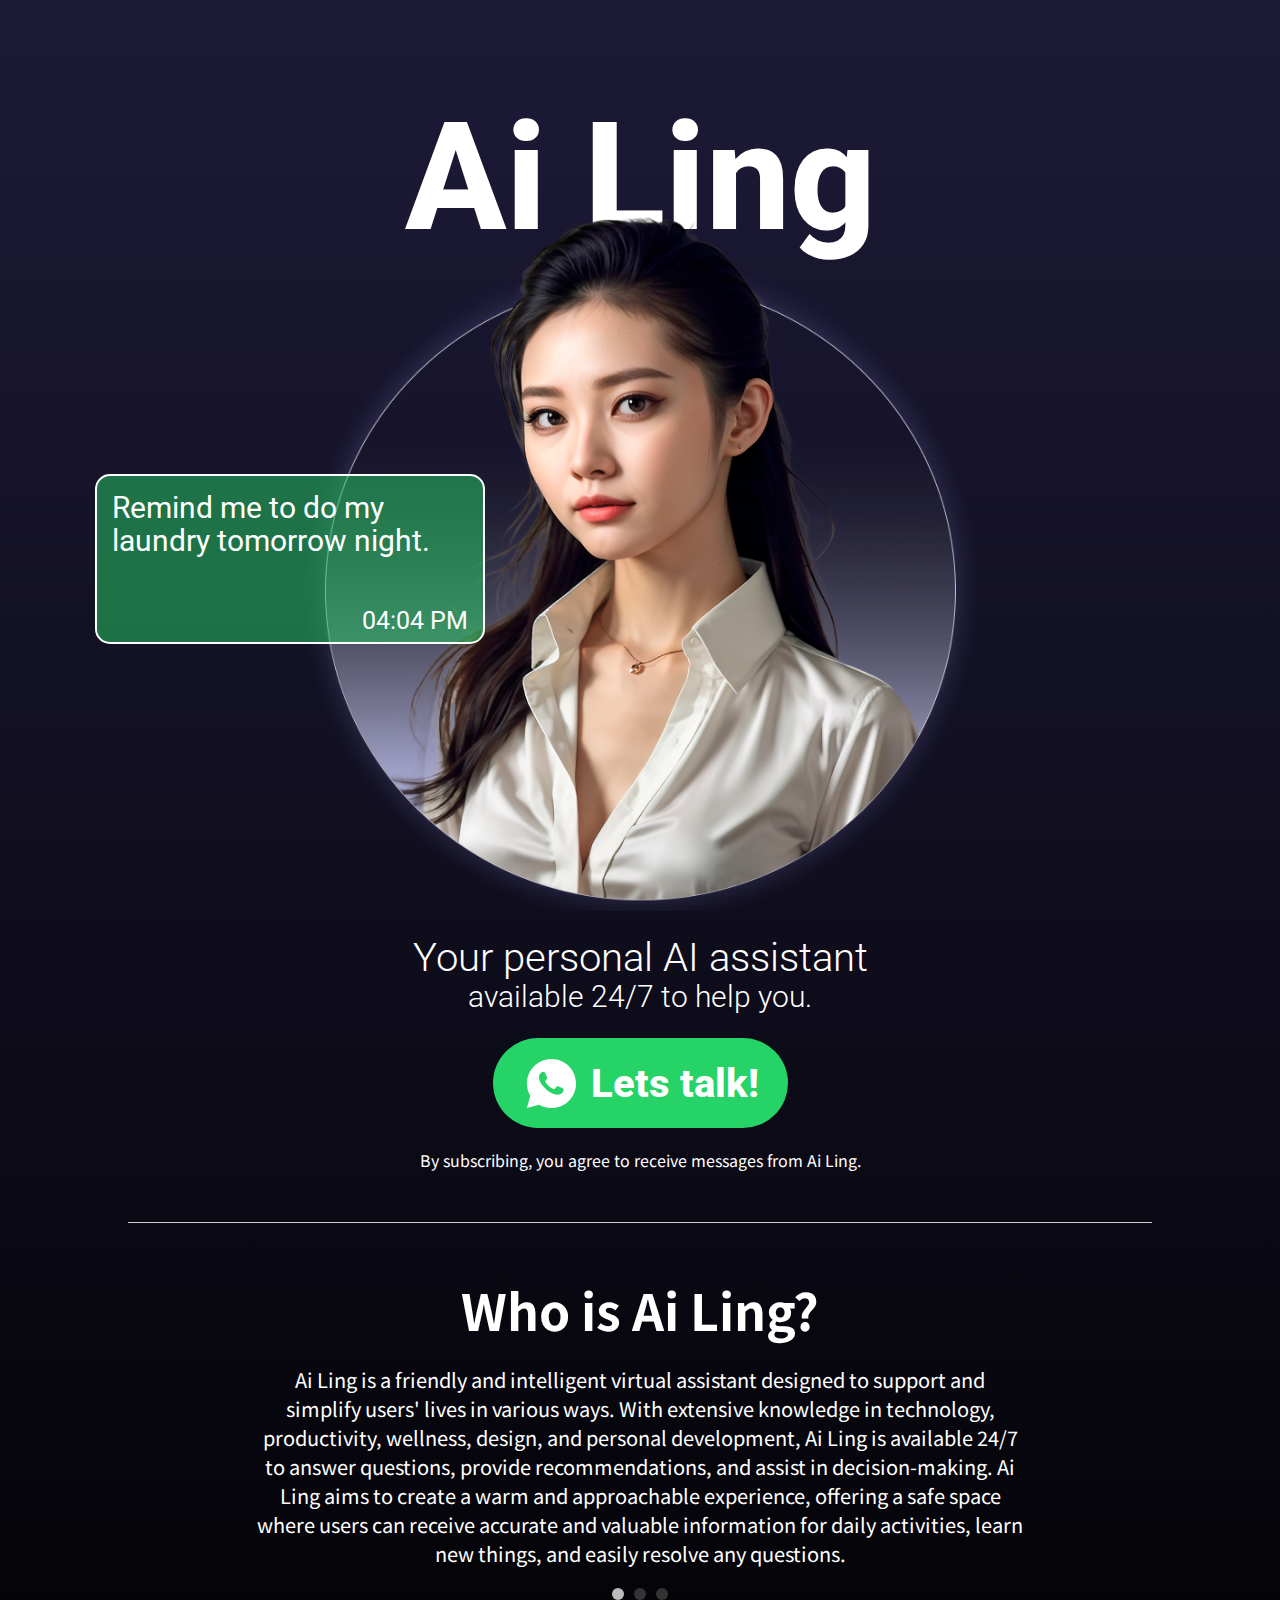
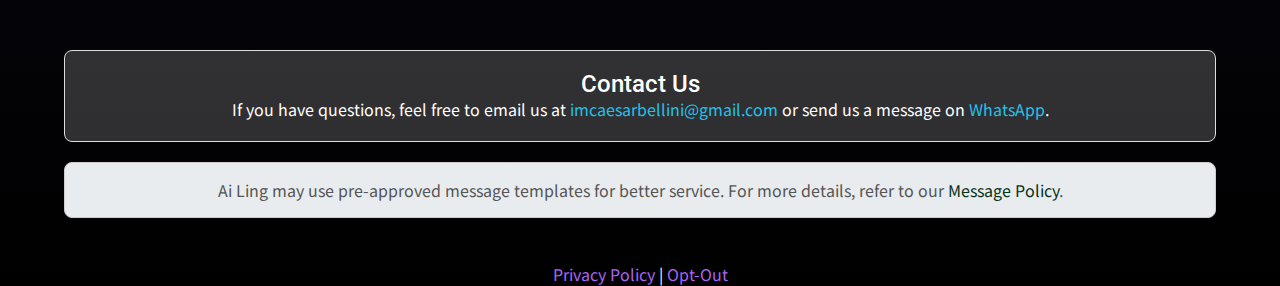
<file: index.html>
<!DOCTYPE html>
<html lang="en">

<head>
    <meta charset="UTF-8" />
    <meta name="viewport" content="width=device-width, initial-scale=1.0" />
    <title>Say hello to Ai Ling.</title>
    <link rel="stylesheet" href="styles.css" />
    <link rel="preconnect" href="https://fonts.googleapis.com" />
    <link rel="preconnect" href="https://fonts.gstatic.com" crossorigin />
    <link
        href="https://fonts.googleapis.com/css2?family=Noto+Sans+SC:wght@100..900&family=Roboto:ital,wght@0,100;0,300;0,400;0,500;0,700;0,900&display=swap"
        rel="stylesheet" />
</head>

<body>
    <div class="main">
        <h1>Ai Ling</h1>
        <div class="ailing">
            <img src="./assets/ailingpageimg1.png" alt="Ai Ling Assistant" class="ailingPic" />
            <div class="txt txt1">
                Hi, could you remind me to do the laundry tomorrow at night?
                <p>21:12</p>
            </div>
            <div class="txt txt2">
                Sure! Tomorrow, Tuesday at 7:00 PM, I'll send you a message.😊
                <p>21:12</p>
            </div>
        </div>
        <h2>Your personal AI assistant</h2>
        <p class="h2cont">available 24/7 to help you.</p>
        <a href="https://wa.me/14154668868" class="wpBtn" target="_blank">
            <img src="./assets/ri_whatsapp-fill.svg" alt="WhatsApp Icon" class="whatsapp-icon" />
            Lets talk!
        </a>
        <p class="author">By subscribing, you agree to receive messages from Ai Ling.</p>
        <hr>

        <div class="textSlideShow">
            <div class="slide active">
                <h3>Who is Ai Ling?</h3>
                <p>Ai Ling is a friendly and intelligent virtual assistant designed to support and simplify users' lives in various ways. With extensive knowledge in technology, productivity, wellness, design, and personal development, Ai Ling is available 24/7 to answer questions, provide recommendations, and assist in decision-making. Ai Ling aims to create a warm and approachable experience, offering a safe space where users can receive accurate and valuable information for daily activities, learn new things, and easily resolve any questions.</p>
            </div>
            <div class="slide">
                <h3>What can Ai Ling help me with?</h3>
                <p>Ai Ling can assist with a variety of tasks, from organizing your daily schedule to answering questions about technology, wellness, productivity, and much more. She’s here to make life easier, more organized, and always interesting!</p>
            </div>
            <div class="slide">
                <h3>How does Ai Ling ensure my information stays private?</h3>
                <p>Ai Ling is designed with privacy in mind. She only uses information relevant to your questions and tasks, maintaining a secure and confidential interaction every time.</p>
            </div>
            <div class="nav-dots">
                <button class="dot active" onclick="showSlide(0)"></button>
                <button class="dot" onclick="showSlide(1)"></button>
                <button class="dot" onclick="showSlide(2)"></button>
            </div>
        </div>
        <section class="contact">
            <h2>Contact Us</h2>
            <p>If you have questions, feel free to email us at <a href="mailto:imcaesarbellini@gmail.com">imcaesarbellini@gmail.com</a> or send us a message on <a href="https://wa.me/51960610835">WhatsApp</a>.</p>
        </section>
        
        <section class="message-templates">
            <p>Ai Ling may use pre-approved message templates for better service. For more details, refer to our <a href="message-policy.html">Message Policy</a>.</p>
        </section>
        <br>
        <section>
            <a href="privacy-policy.html">Privacy Policy</a> |
            <a href="unsubscribe.html">Opt-Out</a>
        </section>
        
        
    </div>
    <script src="script.js"></script>
</body>

</html>
</file>
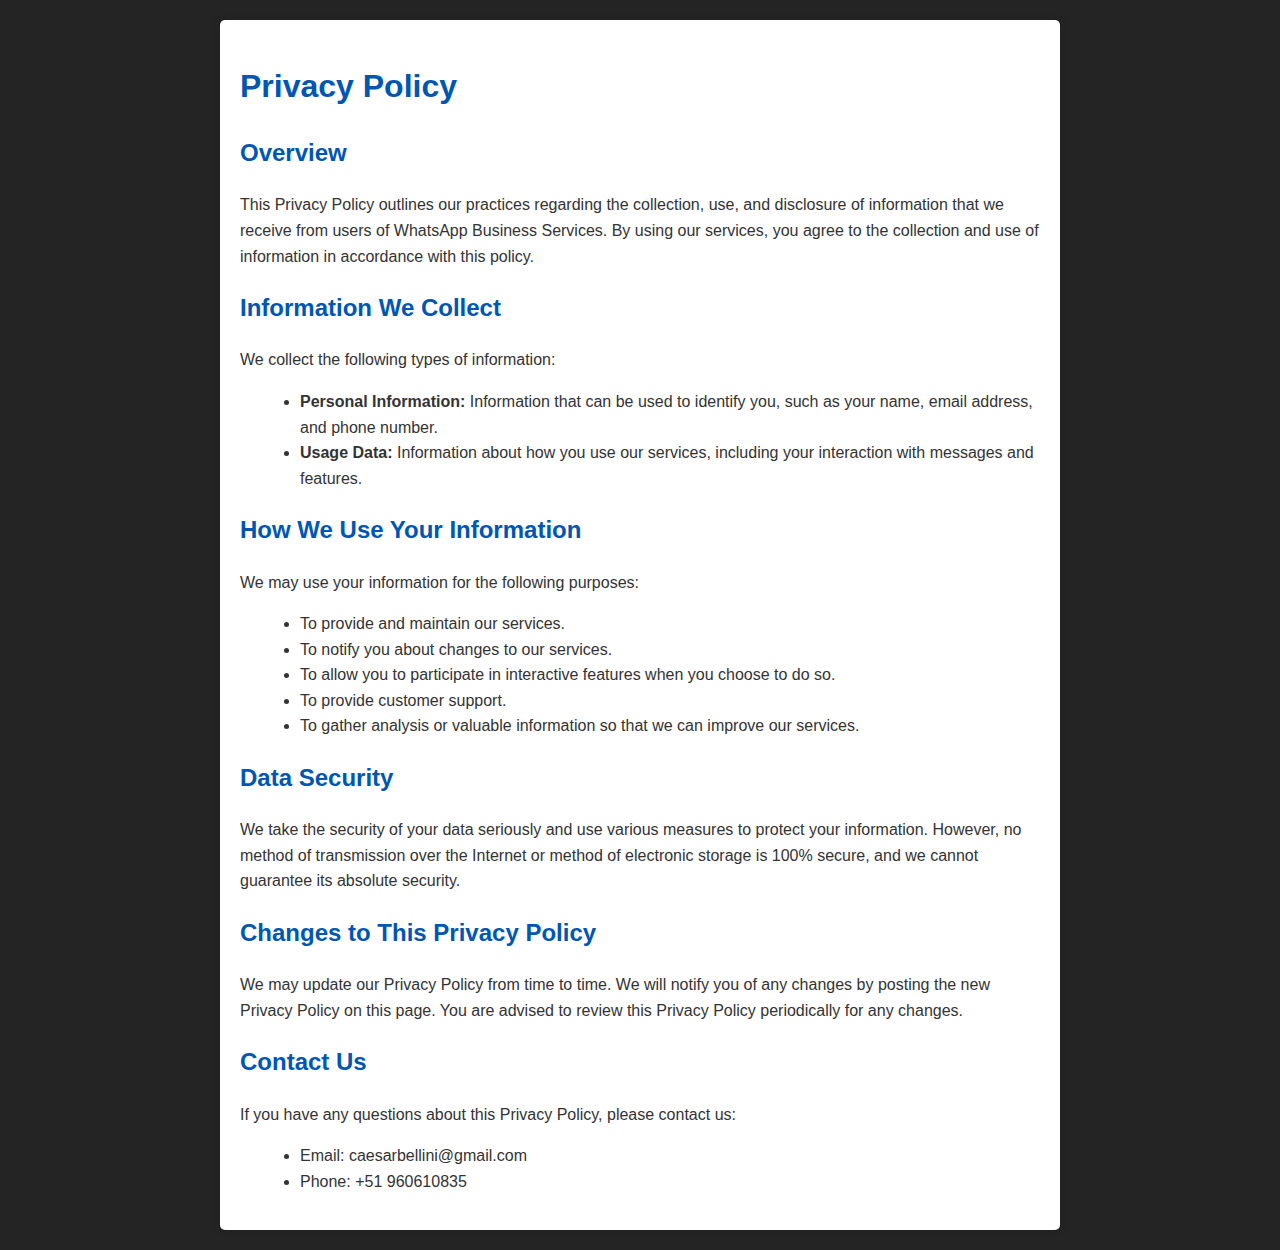
<file: privacy-policy.html>
<!DOCTYPE html>
<html lang="en">
<head>
    <meta charset="UTF-8">
    <meta name="viewport" content="width=device-width, initial-scale=1.0">
    <title>Privacy Policy</title>
    <style>
        body {
            font-family: Arial, sans-serif;
            line-height: 1.6;
            margin: 0;
            padding: 20px;
            background-color: #242424;
            color: #333;
        }
        h1, h2, h3 {
            color: #0056b3;
        }
        .container {
            max-width: 800px;
            margin: auto;
            background: #fff;
            padding: 20px;
            border-radius: 5px;
            box-shadow: 0 0 10px rgba(0,0,0,0.1);
        }
        ul {
            list-style-type: disc;
            margin-left: 20px;
        }
    </style>
</head>
<body>
    <div class="container">
        <h1>Privacy Policy</h1>
        <h2>Overview</h2>
        <p>This Privacy Policy outlines our practices regarding the collection, use, and disclosure of information that we receive from users of WhatsApp Business Services. By using our services, you agree to the collection and use of information in accordance with this policy.</p>
        
        <h2>Information We Collect</h2>
        <p>We collect the following types of information:</p>
        <ul>
            <li><strong>Personal Information:</strong> Information that can be used to identify you, such as your name, email address, and phone number.</li>
            <li><strong>Usage Data:</strong> Information about how you use our services, including your interaction with messages and features.</li>
        </ul>
        
        <h2>How We Use Your Information</h2>
        <p>We may use your information for the following purposes:</p>
        <ul>
            <li>To provide and maintain our services.</li>
            <li>To notify you about changes to our services.</li>
            <li>To allow you to participate in interactive features when you choose to do so.</li>
            <li>To provide customer support.</li>
            <li>To gather analysis or valuable information so that we can improve our services.</li>
        </ul>

        <h2>Data Security</h2>
        <p>We take the security of your data seriously and use various measures to protect your information. However, no method of transmission over the Internet or method of electronic storage is 100% secure, and we cannot guarantee its absolute security.</p>

        <h2>Changes to This Privacy Policy</h2>
        <p>We may update our Privacy Policy from time to time. We will notify you of any changes by posting the new Privacy Policy on this page. You are advised to review this Privacy Policy periodically for any changes.</p>

        <h2>Contact Us</h2>
        <p>If you have any questions about this Privacy Policy, please contact us:</p>
        <ul>
            <li>Email: caesarbellini@gmail.com</li>
            <li>Phone: +51 960610835</li>
        </ul>
    </div>
</body>
</html>
</file>
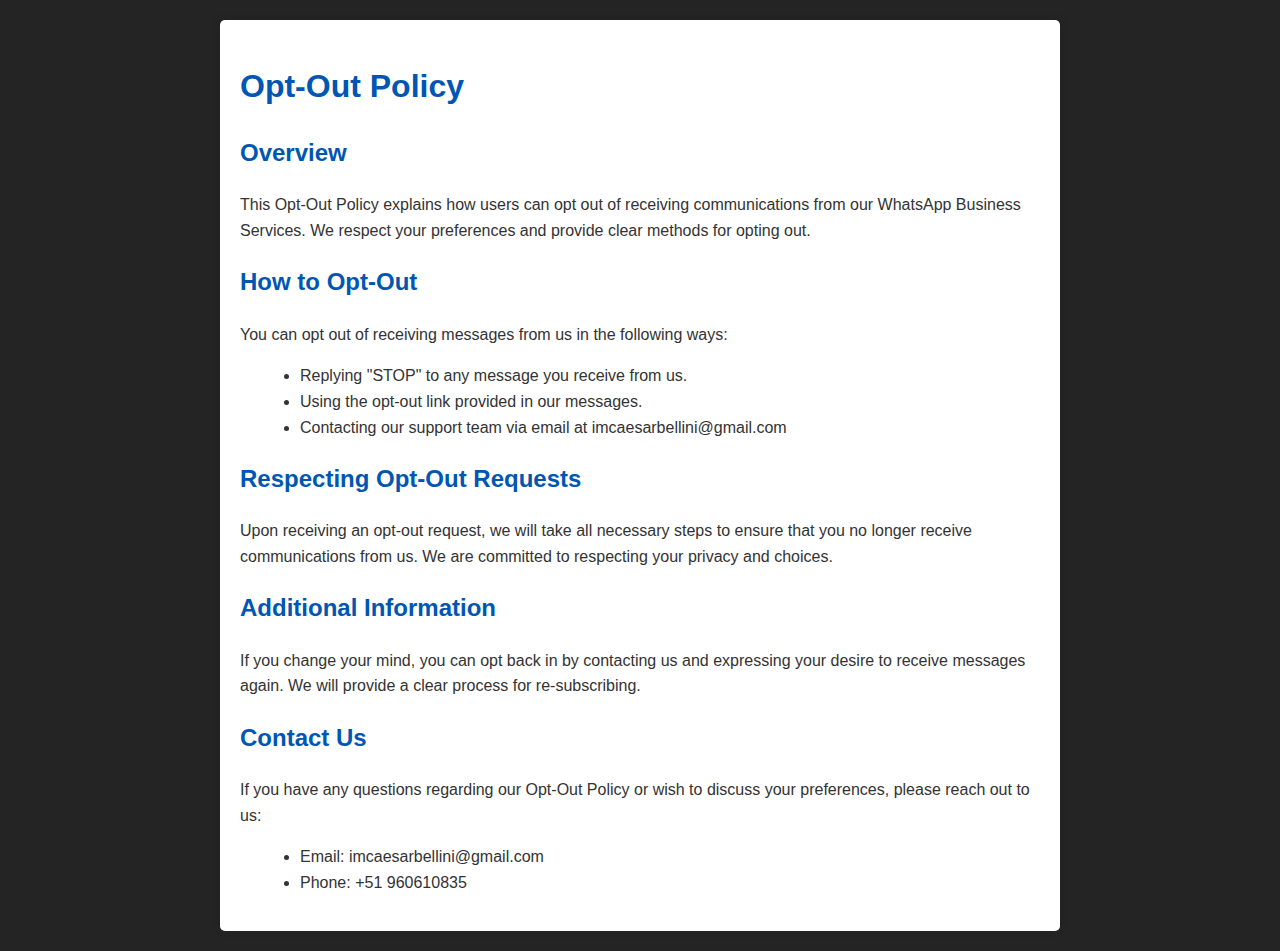
<file: unsubscribe.html>
<!DOCTYPE html>
<html lang="en">
<head>
    <meta charset="UTF-8">
    <meta name="viewport" content="width=device-width, initial-scale=1.0">
    <title>Opt-Out Policy</title>
    <style>
        body {
            font-family: Arial, sans-serif;
            line-height: 1.6;
            margin: 0;
            padding: 20px;
            background-color: #242424;
            color: #333;
        }
        h1, h2, h3 {
            color: #0056b3;
        }
        .container {
            max-width: 800px;
            margin: auto;
            background: #ffffff;
            padding: 20px;
            border-radius: 5px;
            box-shadow: 0 0 10px rgba(0,0,0,0.1);
        }
        ul {
            list-style-type: disc;
            margin-left: 20px;
        }
    </style>
</head>
<body>
    <div class="container">
        <h1>Opt-Out Policy</h1>
        <h2>Overview</h2>
        <p>This Opt-Out Policy explains how users can opt out of receiving communications from our WhatsApp Business Services. We respect your preferences and provide clear methods for opting out.</p>

        <h2>How to Opt-Out</h2>
        <p>You can opt out of receiving messages from us in the following ways:</p>
        <ul>
            <li>Replying "STOP" to any message you receive from us.</li>
            <li>Using the opt-out link provided in our messages.</li>
            <li>Contacting our support team via email at imcaesarbellini@gmail.com</li>
        </ul>

        <h2>Respecting Opt-Out Requests</h2>
        <p>Upon receiving an opt-out request, we will take all necessary steps to ensure that you no longer receive communications from us. We are committed to respecting your privacy and choices.</p>

        <h2>Additional Information</h2>
        <p>If you change your mind, you can opt back in by contacting us and expressing your desire to receive messages again. We will provide a clear process for re-subscribing.</p>

        <h2>Contact Us</h2>
        <p>If you have any questions regarding our Opt-Out Policy or wish to discuss your preferences, please reach out to us:</p>
        <ul>
            <li>Email: imcaesarbellini@gmail.com</li>
            <li>Phone: +51 960610835</li>
        </ul>
    </div>
</body>
</html>
</file>
<file: styles.css>
* {
  margin: 0;
  padding: 0;
  box-sizing: border-box;
}

body {
  display: flex;
  flex-direction: column;

  width: 100%;
  height: auto;
  background: linear-gradient(180deg, #1d1a38 0%, #000 100%);
  box-shadow: 0px 4px 4px 0px rgba(0, 0, 0, 0.25);
  font-family: "Noto Sans SC", sans-serif;
  color: white;
}

h1 {
  font-family: "Roboto", sans-serif;
  font-size: 150px;
  font-style: normal;
  font-weight: 800;
  line-height: normal;
}

.main {
  display: flex;
  flex-direction: column;
  justify-content: center;
  align-items: center;
  margin-top: 90px;
}

.ailing {
  margin: -55px;
  position: relative;
  display: flex;
  flex-direction: column;
  align-items: center;
  width: 1035px;
  height: 750px;
}

.ailingPic {
  width: 687px;
  height: 700px;
}

.txt {
  position: absolute;
  width: 390px;
  height: 170px;
  flex-shrink: 0;
  border-radius: 15px;
  border: 2px solid #fff;
  padding: 15px;
  font-family: Roboto;
  font-size: 30px;
  font-weight: 500;
  line-height: 110%;
  font-weight: 400;
}

.txt1 {
  background: rgba(37, 211, 102, 0.5);
  right: 65%;
  top: 35%;
  color: #fff;
}

.txt1 p {
  position: absolute;
  right: 0;
  bottom: 0;
  padding-right: 15px;
  padding-bottom: 5px;
  font-size: 25px;
  opacity: 50%;
}

.txt2 p {
  position: absolute;
  bottom: 0;
  padding-right: 15px;
  padding-bottom: 5px;
  font-size: 25px;
  opacity: 50%;
}

.txt2 {
  background: rgba(255, 255, 255, 0.7);
  left: 65%;
  top: 65%;
  color: #222222;
  text-align: right;
}

.txt1, .txt2 {
    opacity: 0; /* Ocultar por defecto */
    transform: translateY(20px); /* Mover un poco hacia abajo */
    transition: opacity 0.5s ease, transform 0.5s ease; /* Transiciones para animación */
}

h2 {
  margin-top: 30px;
  color: #fff;
  text-align: center;
  font-family: Roboto;
  font-size: 40px;
  font-style: normal;
  font-weight: 300;
  line-height: 110%; /* 44px */
}

.h2cont {
  color: #fff;
  font-family: Roboto;
  font-size: 30px;
  font-style: normal;
  font-weight: 300;
  line-height: 110%;
}

.wpBtn {
  margin-top: 25px;
  display: inline-flex;
  justify-content: center;
  align-items: center;
  gap: 10px;
  width: 295px;
  height: 90px;
  border-radius: 100px;
  background: #25d366;
  color: #fff;
  font-family: Roboto;
  font-size: 40px;
  font-style: normal;
  font-weight: 800;
  line-height: normal;
  text-decoration: none;
}

.author{
  margin-top: 20px;
}

hr {
  width: 80%; 
  height: 1px;
  background-color: #ccc;
  border: none;
  margin: 50px auto 0px;
}

/* Estilos para el slideshow */
.textSlideShow {
  position: relative;
  margin: 50px auto;
  width: 60%; /* Ancho del slideshow */
}
.slide {
  display: none;
  opacity: 0;
  transition: opacity 0.5s ease, transform 0.5s ease;
  transform: translateX(20px);
  text-align: center;
}
.slide.active {
  display: block;
  opacity: 1;
  transform: translateX(0);
}

/* Estilos para los botones de navegación */
.nav-dots {
  display: flex;
  justify-content: center;
  margin-top: 20px;
}
.dot {
  width: 12px;
  height: 12px;
  margin: 0 5px;
  border-radius: 50%;
  background-color: #333;
  border: none;
  cursor: pointer;
  transition: background-color 0.3s;
}
.dot.active {
  background-color: #bbb;
}

.slide h3 {
  font-size: 50px; /* Tamaño del título */
  margin-bottom: 20px; /* Espacio debajo del título */
}

.slide p {
  font-size: 20px; /* Tamaño del párrafo */
}

.contact {
  background-color: #f9f9f92f; /* Color de fondo suave */
  padding: 20px; /* Espaciado interno */
  border: 1px solid #ddd; /* Borde sutil */
  border-radius: 8px; /* Bordes redondeados */
  width: 90%;
  text-align: center;
  color: white;


}

.contact h2 {
  font-size: 24px; /* Tamaño del título */
  margin-bottom: 10px; /* Espacio debajo del título */
  margin: 0;
  font-weight: 500;
}

.contact p {
  font-size: 16px; /* Tamaño del texto */

}

.contact a {
  color: #27c1e7; /* Color del enlace */
  text-decoration: none; /* Sin subrayado */
}

.contact a:hover {
  text-decoration: underline; /* Subrayado al pasar el mouse */
}

.message-templates {
  background-color: #e9ecef; /* Color de fondo diferente para distinguir */
  padding: 15px; /* Espaciado interno */
  border: 1px solid #ccc; /* Borde sutil */
  border-radius: 8px; /* Bordes redondeados */
  margin: 20px 0; /* Margen entre secciones */
  width: 90%;
  text-align: center;
  
}

.message-templates p {
  font-size: 16px; /* Tamaño del texto */
  color: #555; /* Color del texto */
}

.message-templates a {
  color: #053318; /* Color del enlace */
  text-decoration: none; /* Sin subrayado */
}

.message-templates a:hover {
  text-decoration: underline; /* Subrayado al pasar el mouse */
}

section:last-of-type {
  text-align: center; /* Centrado del texto */
}

section:last-of-type a {
  color: #aa65f8; /* Color del enlace */
  text-decoration: none; /* Sin subrayado */
}

section:last-of-type a:hover {
  text-decoration: underline; /* Subrayado al pasar el mouse */
}
</file>
